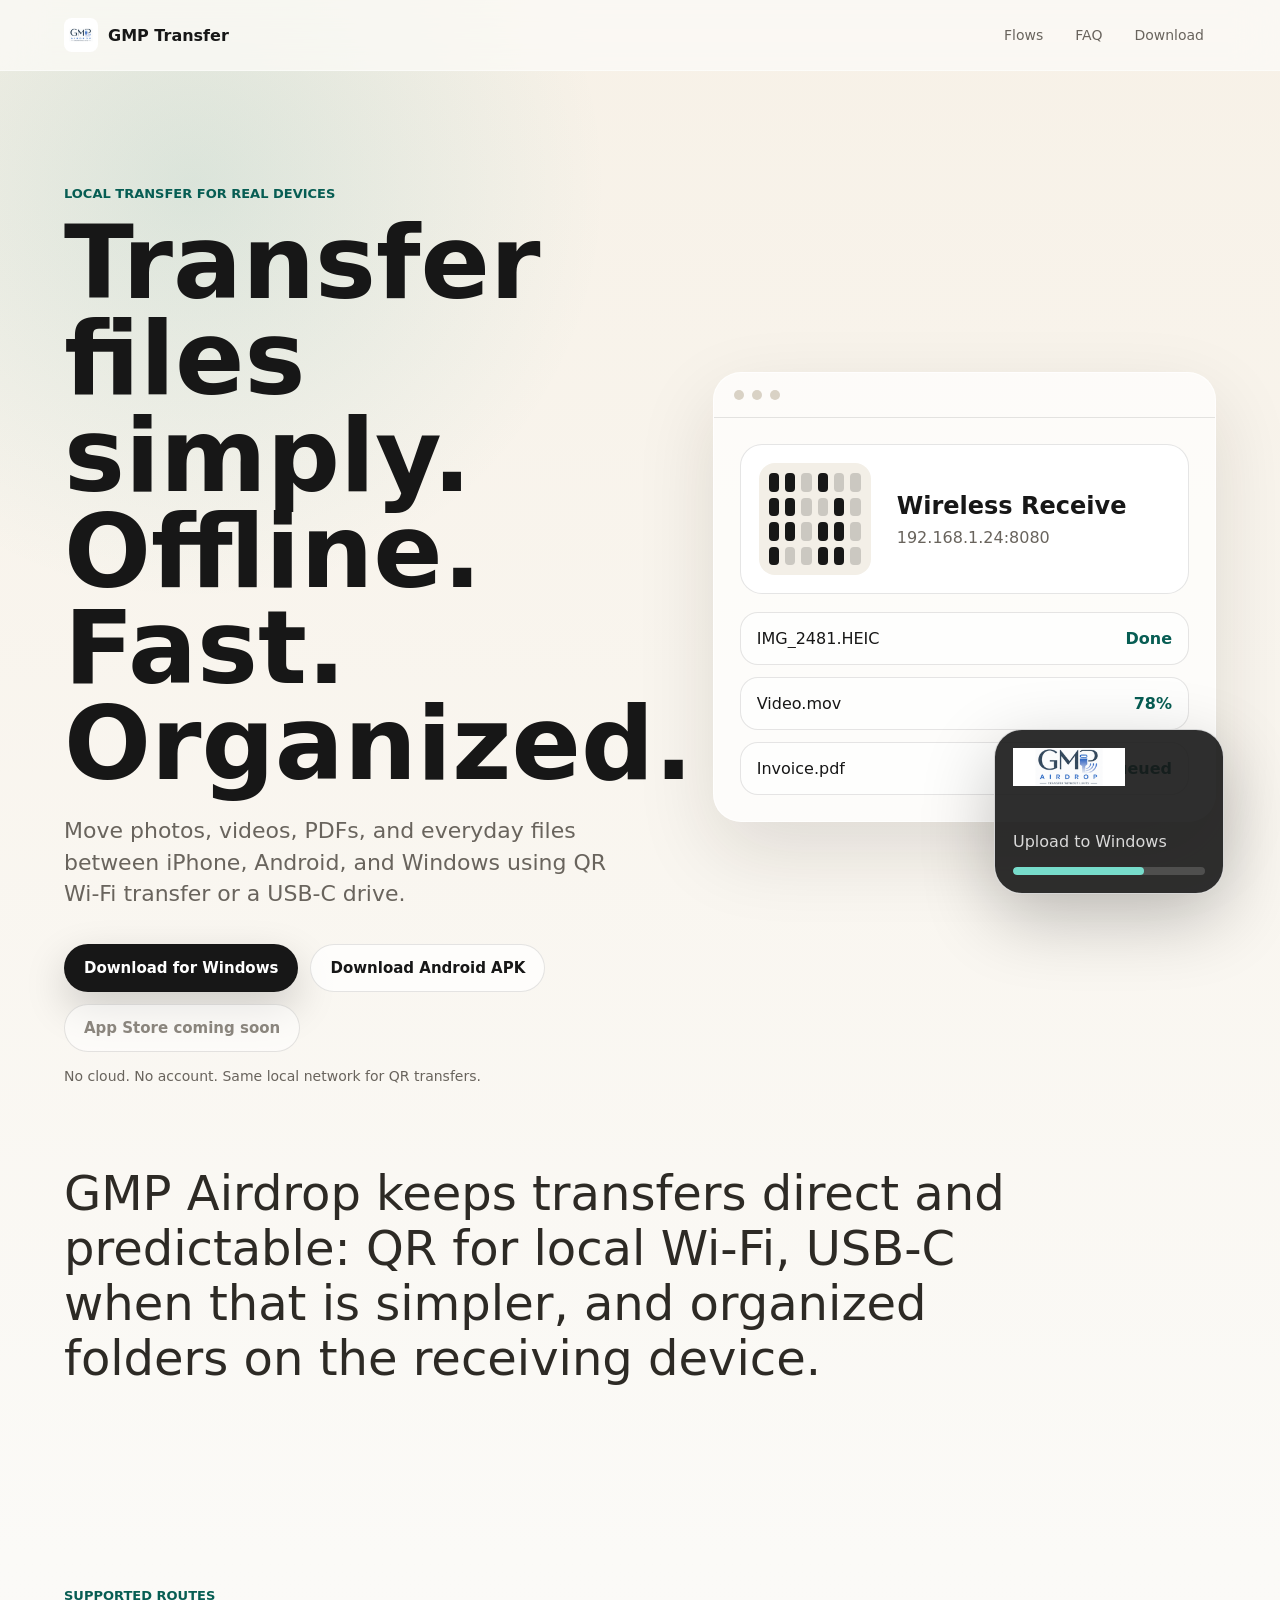
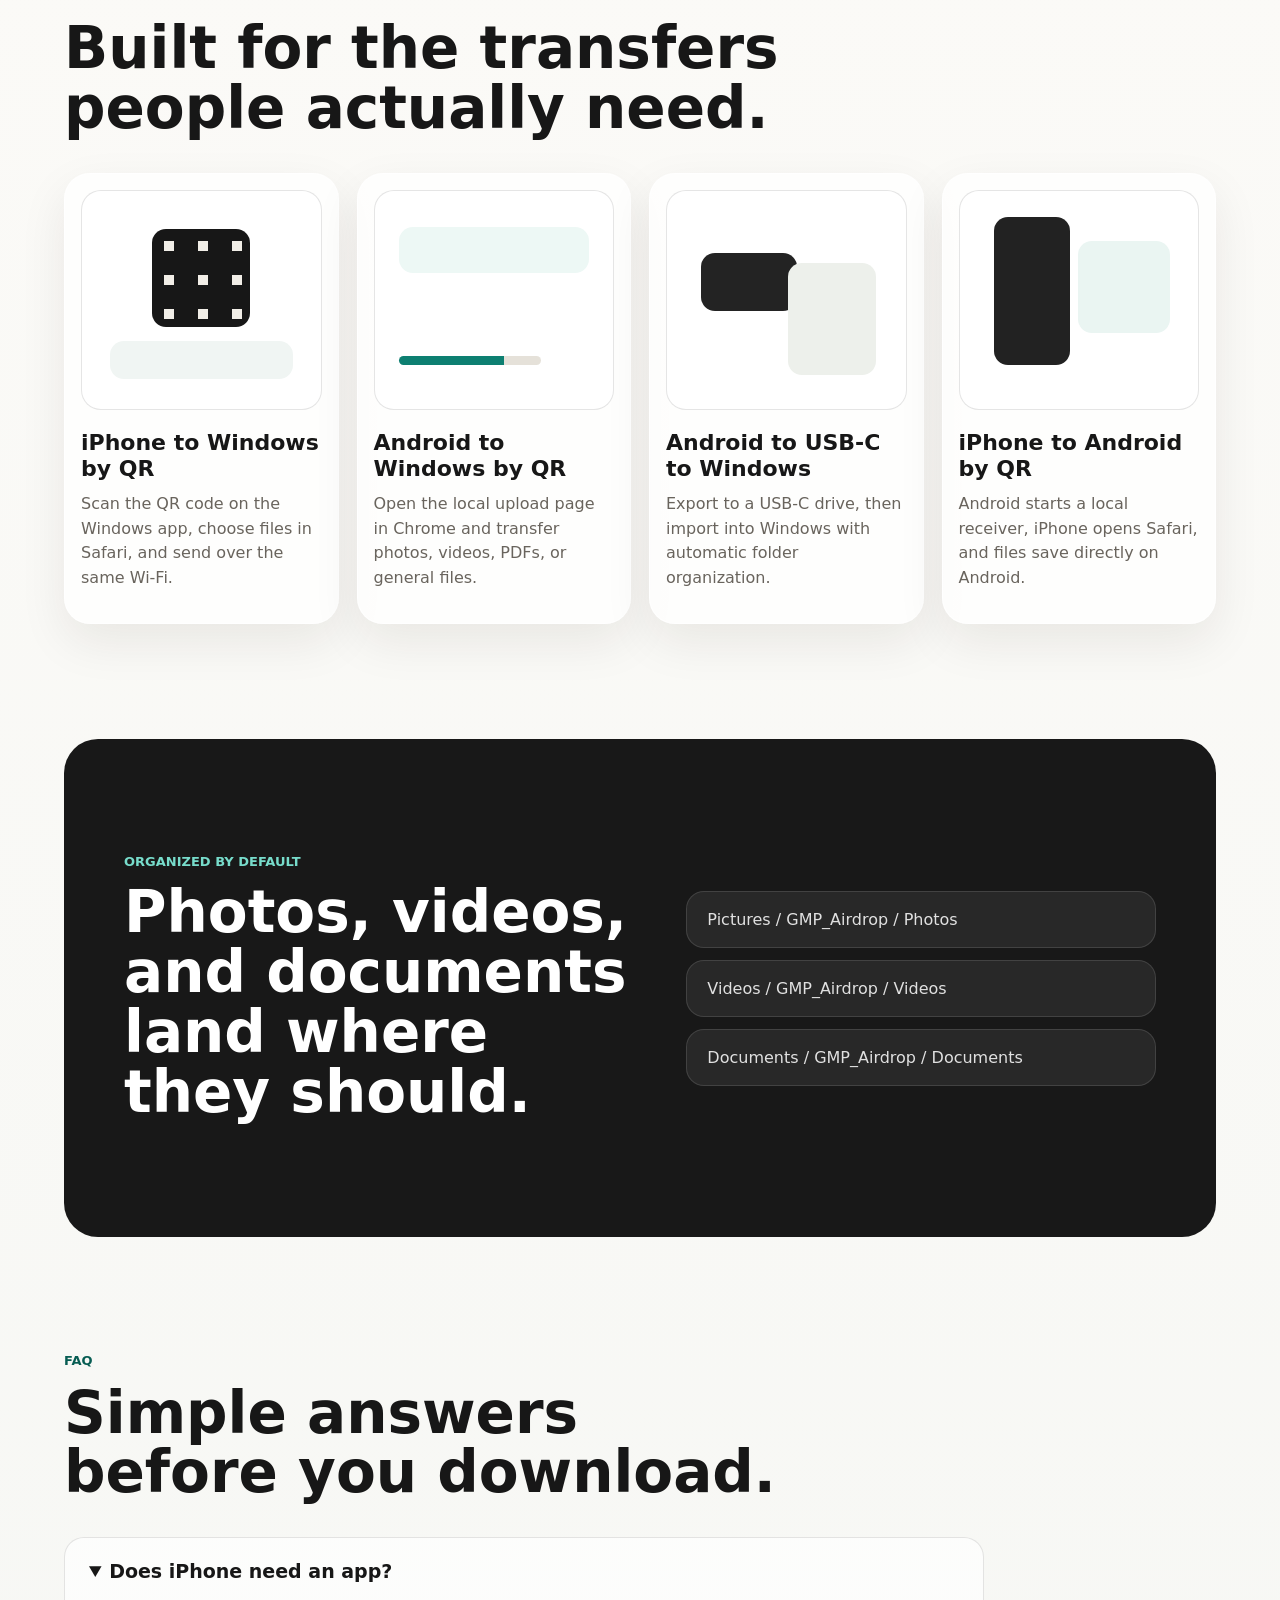
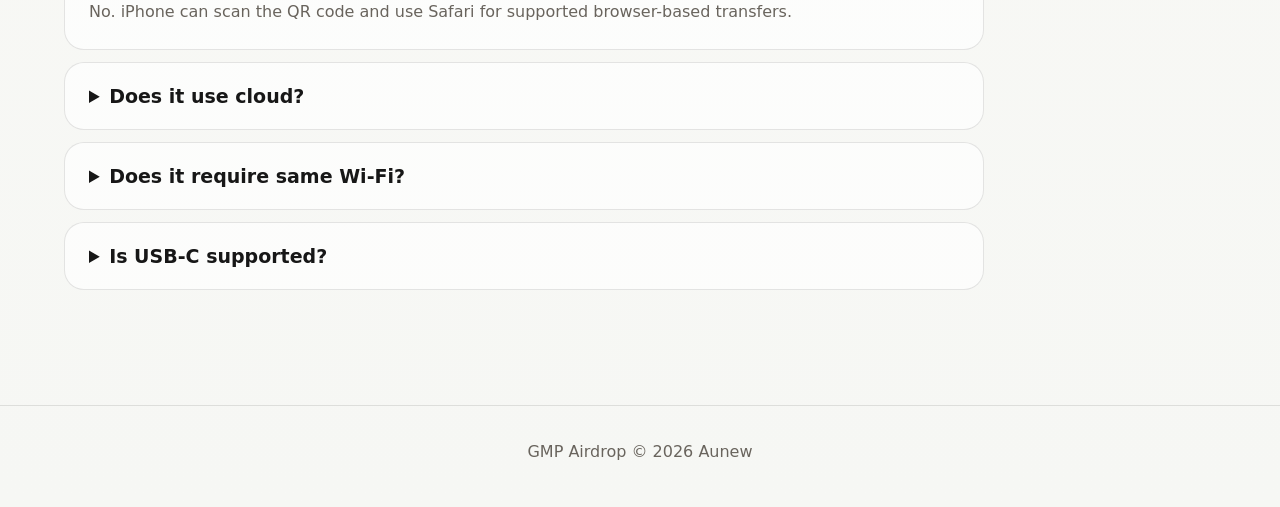
<file: docs/index.html>
<!doctype html>
<html lang="en">
  <head>
    <meta charset="utf-8">
    <meta name="viewport" content="width=device-width, initial-scale=1">
    <title>GMP Transfer - Offline file transfer</title>
    <meta
      name="description"
      content="GMP Transfer transfers photos, videos, and files between iPhone, Android, and Windows over local Wi-Fi or USB-C. No cloud. No account."
    >
    <meta name="theme-color" content="#f7f3ea">
    <link rel="icon" href="assets/gmp_app_icon.png">
    <link rel="stylesheet" href="styles.css">
  </head>
  <body>
    <header class="site-header">
      <a class="brand" href="#top" aria-label="GMP Transfer home">
        <img src="assets/gmp_app_icon.png" alt="" class="brand-icon">
        <span>GMP Transfer</span>
      </a>
      <nav class="nav-links" aria-label="Primary">
        <a href="#flows">Flows</a>
        <a href="#faq">FAQ</a>
        <a href="#download">Download</a>
      </nav>
    </header>

    <main id="top">
      <section class="hero">
        <div class="hero-copy">
          <p class="eyebrow">Local transfer for real devices</p>
          <h1>
            Transfer files simply.<br>
            Offline. Fast. Organized.
          </h1>
          <p class="hero-text">
            Move photos, videos, PDFs, and everyday files between iPhone, Android,
            and Windows using QR Wi-Fi transfer or a USB-C drive.
          </p>
          <div class="download-row" id="download" aria-label="Download options">
            <a class="button primary" href="downloads/GMP_Airdrop_Setup.exe">Download for Windows</a>
            <a class="button secondary" href="downloads/GMP_Airdrop_Android.apk">Download Android APK</a>
            <span class="button disabled" aria-disabled="true">App Store coming soon</span>
          </div>
          <p class="trust-line">No cloud. No account. Same local network for QR transfers.</p>
        </div>

        <div class="hero-device" aria-label="GMP Transfer app preview">
          <div class="desktop-window">
            <div class="window-bar">
              <span></span><span></span><span></span>
            </div>
            <div class="window-body">
              <div class="qr-card">
                <div class="qr-grid" aria-hidden="true">
                  <i></i><i></i><i></i><i></i><i></i><i></i>
                  <i></i><i></i><i></i><i></i><i></i><i></i>
                  <i></i><i></i><i></i><i></i><i></i><i></i>
                  <i></i><i></i><i></i><i></i><i></i><i></i>
                </div>
                <div>
                  <strong>Wireless Receive</strong>
                  <span>192.168.1.24:8080</span>
                </div>
              </div>
              <div class="transfer-list">
                <div><span>IMG_2481.HEIC</span><b>Done</b></div>
                <div><span>Video.mov</span><b>78%</b></div>
                <div><span>Invoice.pdf</span><b>Queued</b></div>
              </div>
            </div>
          </div>
          <div class="phone-panel">
            <img src="assets/gmp_logo.png" alt="GMP Airdrop" class="phone-logo">
            <p>Upload to Windows</p>
            <div class="progress-bar"><span></span></div>
          </div>
        </div>
      </section>

      <section class="section intro">
        <p>
          GMP Airdrop keeps transfers direct and predictable: QR for local Wi-Fi,
          USB-C when that is simpler, and organized folders on the receiving device.
        </p>
      </section>

      <section class="section flows" id="flows" aria-labelledby="flows-title">
        <div class="section-heading">
          <p class="eyebrow">Supported routes</p>
          <h2 id="flows-title">Built for the transfers people actually need.</h2>
        </div>

        <div class="flow-grid">
          <article class="flow-card">
            <div class="mockup qr"></div>
            <h3>iPhone to Windows by QR</h3>
            <p>Scan the QR code on the Windows app, choose files in Safari, and send over the same Wi-Fi.</p>
          </article>

          <article class="flow-card">
            <div class="mockup upload"></div>
            <h3>Android to Windows by QR</h3>
            <p>Open the local upload page in Chrome and transfer photos, videos, PDFs, or general files.</p>
          </article>

          <article class="flow-card">
            <div class="mockup usb"></div>
            <h3>Android to USB-C to Windows</h3>
            <p>Export to a USB-C drive, then import into Windows with automatic folder organization.</p>
          </article>

          <article class="flow-card">
            <div class="mockup phone"></div>
            <h3>iPhone to Android by QR</h3>
            <p>Android starts a local receiver, iPhone opens Safari, and files save directly on Android.</p>
          </article>
        </div>
      </section>

      <section class="section detail-band">
        <div>
          <p class="eyebrow">Organized by default</p>
          <h2>Photos, videos, and documents land where they should.</h2>
        </div>
        <div class="folder-stack" aria-label="Folder organization preview">
          <span>Pictures / GMP_Airdrop / Photos</span>
          <span>Videos / GMP_Airdrop / Videos</span>
          <span>Documents / GMP_Airdrop / Documents</span>
        </div>
      </section>

      <section class="section faq" id="faq" aria-labelledby="faq-title">
        <div class="section-heading">
          <p class="eyebrow">FAQ</p>
          <h2 id="faq-title">Simple answers before you download.</h2>
        </div>

        <div class="faq-list">
          <details open>
            <summary>Does iPhone need an app?</summary>
            <p>No. iPhone can scan the QR code and use Safari for supported browser-based transfers.</p>
          </details>
          <details>
            <summary>Does it use cloud?</summary>
            <p>No. GMP Airdrop is designed for local transfers only, without cloud storage or accounts.</p>
          </details>
          <details>
            <summary>Does it require same Wi-Fi?</summary>
            <p>Yes. QR wireless transfer requires the sender and receiver to be on the same local Wi-Fi network.</p>
          </details>
          <details>
            <summary>Is USB-C supported?</summary>
            <p>Yes. Android to USB-C to Windows is supported for offline drive-based transfer.</p>
          </details>
        </div>
      </section>
    </main>

    <footer class="footer">
      <span>GMP Airdrop © 2026 Aunew</span>
    </footer>
  </body>
</html>
</file>
<file: docs/styles.css>
:root {
  color-scheme: light;
  --ink: #171717;
  --muted: #69645d;
  --paper: #fbfaf7;
  --warm: #f2ece0;
  --line: rgba(23, 23, 23, 0.11);
  --accent: #0d7f71;
  --accent-strong: #075d53;
  --card: rgba(255, 255, 255, 0.72);
  --shadow: 0 30px 80px rgba(32, 27, 18, 0.12);
}

* {
  box-sizing: border-box;
}

html {
  scroll-behavior: smooth;
}

body {
  margin: 0;
  color: var(--ink);
  background:
    radial-gradient(circle at 15% 5%, rgba(13, 127, 113, 0.12), transparent 26rem),
    linear-gradient(180deg, #f7f1e7 0%, var(--paper) 42%, #f6f7f4 100%);
  font-family: Inter, ui-sans-serif, system-ui, -apple-system, BlinkMacSystemFont, "Segoe UI", sans-serif;
  letter-spacing: 0;
}

a {
  color: inherit;
  text-decoration: none;
}

.site-header {
  position: sticky;
  top: 0;
  z-index: 10;
  display: flex;
  align-items: center;
  justify-content: space-between;
  padding: 18px clamp(20px, 5vw, 72px);
  border-bottom: 1px solid rgba(255, 255, 255, 0.44);
  background: rgba(251, 250, 247, 0.78);
  backdrop-filter: blur(22px);
}

.brand {
  display: inline-flex;
  align-items: center;
  gap: 10px;
  font-weight: 720;
}

.brand-icon {
  width: 34px;
  height: 34px;
  border-radius: 8px;
}

.nav-links {
  display: flex;
  gap: 8px;
  color: var(--muted);
  font-size: 14px;
}

.nav-links a {
  padding: 9px 12px;
  border-radius: 999px;
  transition: background 180ms ease, color 180ms ease;
}

.nav-links a:hover {
  color: var(--ink);
  background: rgba(255, 255, 255, 0.78);
}

.hero {
  display: grid;
  grid-template-columns: minmax(0, 1fr) minmax(320px, 0.9fr);
  gap: clamp(36px, 7vw, 90px);
  align-items: center;
  min-height: calc(100svh - 72px);
  padding: clamp(64px, 9vw, 118px) clamp(20px, 5vw, 72px) 48px;
}

.hero-copy {
  max-width: 760px;
}

.eyebrow {
  margin: 0 0 14px;
  color: var(--accent-strong);
  font-size: 13px;
  font-weight: 760;
  text-transform: uppercase;
}

h1,
h2,
h3,
p {
  margin-top: 0;
}

h1 {
  margin-bottom: 22px;
  max-width: 820px;
  font-size: clamp(52px, 8vw, 104px);
  line-height: 0.94;
  font-weight: 780;
}

h2 {
  margin-bottom: 0;
  max-width: 720px;
  font-size: clamp(32px, 4.6vw, 58px);
  line-height: 1.03;
  font-weight: 760;
}

h3 {
  margin-bottom: 10px;
  font-size: 22px;
  line-height: 1.18;
}

.hero-text {
  max-width: 620px;
  color: var(--muted);
  font-size: clamp(18px, 2vw, 22px);
  line-height: 1.45;
}

.download-row {
  display: flex;
  flex-wrap: wrap;
  gap: 12px;
  margin: 34px 0 16px;
}

.button {
  display: inline-flex;
  align-items: center;
  justify-content: center;
  min-height: 48px;
  padding: 0 19px;
  border: 1px solid var(--line);
  border-radius: 999px;
  font-size: 15px;
  font-weight: 720;
  transition: transform 180ms ease, box-shadow 180ms ease, background 180ms ease;
}

.button:hover {
  transform: translateY(-2px);
}

.button.primary {
  color: #fff;
  background: var(--ink);
  box-shadow: 0 16px 42px rgba(0, 0, 0, 0.18);
}

.button.secondary {
  background: rgba(255, 255, 255, 0.72);
}

.button.disabled {
  color: #8a857d;
  background: rgba(255, 255, 255, 0.5);
  cursor: default;
}

.button.disabled:hover {
  transform: none;
}

.trust-line {
  color: var(--muted);
  font-size: 14px;
}

.hero-device {
  position: relative;
  min-height: 540px;
}

.desktop-window {
  overflow: hidden;
  border: 1px solid rgba(255, 255, 255, 0.75);
  border-radius: 28px;
  background: rgba(255, 255, 255, 0.68);
  box-shadow: var(--shadow);
}

.window-bar {
  display: flex;
  gap: 8px;
  padding: 17px 20px;
  border-bottom: 1px solid var(--line);
}

.window-bar span {
  width: 10px;
  height: 10px;
  border-radius: 50%;
  background: #d9d2c5;
}

.window-body {
  padding: 26px;
}

.qr-card {
  display: grid;
  grid-template-columns: 120px 1fr;
  gap: 18px;
  align-items: center;
  padding: 18px;
  border: 1px solid var(--line);
  border-radius: 22px;
  background: #fff;
}

.qr-card strong,
.qr-card span {
  display: block;
}

.qr-card strong {
  margin-bottom: 8px;
  font-size: 24px;
}

.qr-card span {
  color: var(--muted);
}

.qr-grid {
  display: grid;
  grid-template-columns: repeat(6, 1fr);
  gap: 6px;
  width: 112px;
  aspect-ratio: 1;
  padding: 10px;
  border-radius: 16px;
  background: #f3efe7;
}

.qr-grid i {
  border-radius: 4px;
  background: var(--ink);
}

.qr-grid i:nth-child(3n),
.qr-grid i:nth-child(5n) {
  opacity: 0.18;
}

.transfer-list {
  display: grid;
  gap: 12px;
  margin-top: 18px;
}

.transfer-list div {
  display: flex;
  justify-content: space-between;
  gap: 20px;
  padding: 16px;
  border: 1px solid var(--line);
  border-radius: 18px;
  background: rgba(255, 255, 255, 0.64);
}

.transfer-list span {
  overflow: hidden;
  text-overflow: ellipsis;
  white-space: nowrap;
}

.transfer-list b {
  color: var(--accent-strong);
}

.phone-panel {
  position: absolute;
  right: -8px;
  bottom: 18px;
  width: min(230px, 58%);
  padding: 18px;
  border: 1px solid rgba(255, 255, 255, 0.8);
  border-radius: 28px;
  background: rgba(24, 24, 24, 0.9);
  color: #fff;
  box-shadow: 0 24px 72px rgba(0, 0, 0, 0.24);
}

.phone-logo {
  width: 112px;
  max-width: 100%;
  margin-bottom: 42px;
}

.phone-panel p {
  margin-bottom: 16px;
  color: rgba(255, 255, 255, 0.82);
}

.progress-bar {
  overflow: hidden;
  height: 8px;
  border-radius: 999px;
  background: rgba(255, 255, 255, 0.16);
}

.progress-bar span {
  display: block;
  width: 68%;
  height: 100%;
  border-radius: inherit;
  background: #77dccb;
}

.section {
  padding: clamp(68px, 9vw, 128px) clamp(20px, 5vw, 72px);
}

.intro {
  padding-top: 20px;
  padding-bottom: 40px;
}

.intro p {
  max-width: 980px;
  color: #2d2a25;
  font-size: clamp(25px, 4vw, 48px);
  line-height: 1.14;
}

.section-heading {
  display: grid;
  gap: 2px;
  margin-bottom: 34px;
}

.flow-grid {
  display: grid;
  grid-template-columns: repeat(4, minmax(0, 1fr));
  gap: 18px;
}

.flow-card {
  padding: 16px;
  border: 1px solid rgba(255, 255, 255, 0.78);
  border-radius: 26px;
  background: var(--card);
  box-shadow: 0 18px 48px rgba(32, 27, 18, 0.08);
}

.flow-card p {
  color: var(--muted);
  line-height: 1.55;
}

.mockup {
  position: relative;
  height: 220px;
  margin-bottom: 20px;
  border: 1px solid var(--line);
  border-radius: 20px;
  background: #fff;
}

.mockup::before,
.mockup::after {
  content: "";
  position: absolute;
  border-radius: 14px;
}

.mockup.qr::before {
  inset: 38px auto auto 50%;
  width: 98px;
  aspect-ratio: 1;
  transform: translateX(-50%);
  background:
    linear-gradient(90deg, var(--ink) 35%, transparent 0 65%, var(--ink) 0),
    linear-gradient(var(--ink) 35%, transparent 0 65%, var(--ink) 0),
    #f1eee7;
  background-size: 34px 34px;
}

.mockup.qr::after {
  left: 28px;
  right: 28px;
  bottom: 30px;
  height: 38px;
  background: #f0f5f3;
}

.mockup.upload::before {
  left: 24px;
  right: 24px;
  top: 36px;
  height: 46px;
  background: #edf8f5;
}

.mockup.upload::after {
  left: 24px;
  right: 72px;
  bottom: 44px;
  height: 9px;
  background: linear-gradient(90deg, var(--accent) 74%, #e5e1d9 74%);
}

.mockup.usb::before {
  left: 34px;
  top: 62px;
  width: 96px;
  height: 58px;
  background: #232323;
}

.mockup.usb::after {
  right: 30px;
  bottom: 34px;
  width: 88px;
  height: 112px;
  background: #edf0eb;
}

.mockup.phone::before {
  left: 34px;
  top: 26px;
  width: 76px;
  height: 148px;
  background: #222;
}

.mockup.phone::after {
  right: 28px;
  top: 50px;
  width: 92px;
  height: 92px;
  background: #eaf5f2;
}

.detail-band {
  display: grid;
  grid-template-columns: minmax(0, 0.9fr) minmax(280px, 0.8fr);
  gap: 34px;
  align-items: center;
  margin: 0 clamp(20px, 5vw, 72px);
  padding-right: clamp(24px, 5vw, 60px);
  padding-left: clamp(24px, 5vw, 60px);
  border-radius: 34px;
  background: #181818;
  color: #fff;
}

.detail-band .eyebrow {
  color: #77dccb;
}

.folder-stack {
  display: grid;
  gap: 12px;
}

.folder-stack span {
  display: block;
  padding: 18px 20px;
  border: 1px solid rgba(255, 255, 255, 0.12);
  border-radius: 18px;
  background: rgba(255, 255, 255, 0.07);
  color: rgba(255, 255, 255, 0.86);
}

.faq-list {
  display: grid;
  gap: 12px;
  max-width: 920px;
}

details {
  border: 1px solid var(--line);
  border-radius: 20px;
  background: rgba(255, 255, 255, 0.66);
}

summary {
  cursor: pointer;
  padding: 22px 24px;
  font-size: 19px;
  font-weight: 740;
}

details p {
  margin: -4px 24px 24px;
  color: var(--muted);
  line-height: 1.55;
}

.footer {
  display: flex;
  justify-content: center;
  padding: 36px 20px 46px;
  color: var(--muted);
  border-top: 1px solid var(--line);
}

@media (max-width: 1060px) {
  .hero,
  .detail-band {
    grid-template-columns: 1fr;
  }

  .hero-device {
    min-height: 500px;
  }

  .flow-grid {
    grid-template-columns: repeat(2, minmax(0, 1fr));
  }
}

@media (max-width: 680px) {
  .site-header {
    position: static;
    align-items: flex-start;
    gap: 12px;
    flex-direction: column;
  }

  .nav-links {
    width: 100%;
    justify-content: space-between;
  }

  .hero {
    min-height: auto;
    padding-top: 46px;
  }

  .download-row {
    flex-direction: column;
  }

  .button {
    width: 100%;
  }

  .hero-device {
    min-height: 430px;
  }

  .qr-card {
    grid-template-columns: 1fr;
  }

  .phone-panel {
    right: 10px;
    width: 210px;
  }

  .flow-grid {
    grid-template-columns: 1fr;
  }

  .detail-band {
    margin-right: 20px;
    margin-left: 20px;
    border-radius: 26px;
  }
}
</file>
